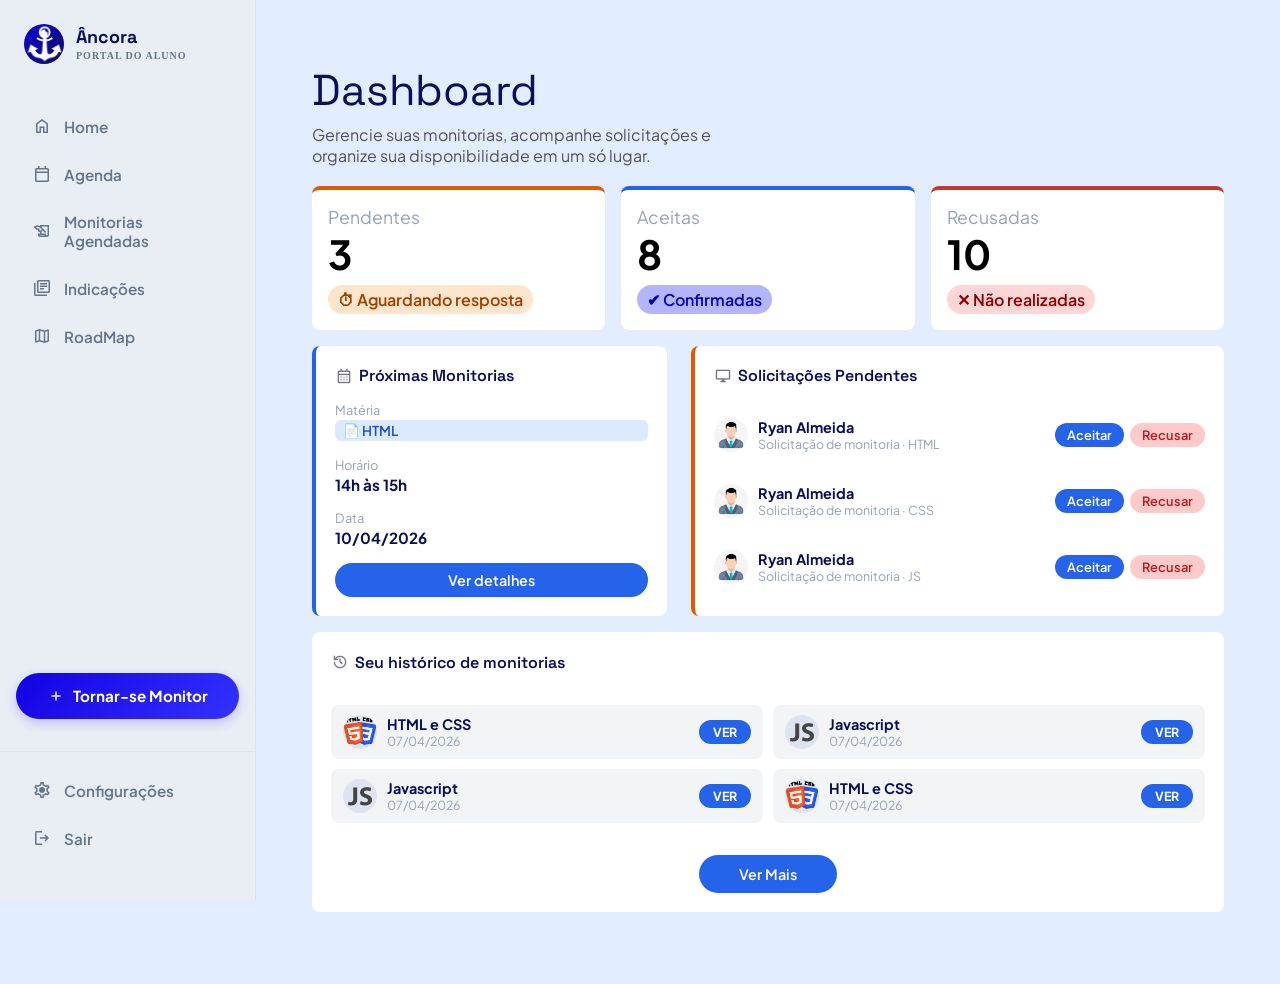
<file: frontend/pages/dashboard.html>
<!doctype html>
<html lang="pt-br">
  <head>
    <meta charset="UTF-8" />
    <meta name="viewport" content="width=device-width, initial-scale=1.0" />
    <title>Dashboard</title>
    <link rel="stylesheet" href="../assets/css/pages/dashboard.css" />
    <link rel="stylesheet" href="../assets/css/pages/recursos.css" />
    <link rel="preconnect" href="https://fonts.googleapis.com/" />
    <link rel="preconnect" href="https://fonts.gstatic.com/" crossorigin />
    <link
      href="https://fonts.googleapis.com/css2?family=Plus+Jakarta+Sans:wght@400;500;600;700&family=Space+Grotesk:wght@300;400;500;600;700&display=swap"
      rel="stylesheet"
    />
    <!-- Fivecon -->
    <link
      rel="shortcut icon"
      href="../assets/images/logo/ancora_logo-sem-fundo.png"
      type="image/x-icon"
    />
    <link
      href="https://fonts.googleapis.com/css2?family=Material+Symbols+Outlined:wght,FILL@100..700,0..1&display=swap"
      rel="stylesheet"
    />
    <link rel="stylesheet" href="../assets/css/components.css" />
    <script src="../assets/js/components/sidebar-component.js"></script>
  </head>
  <body>
    <sidebar-menu></sidebar-menu>
    <main class="main-content">
      <div class="dashboard-header">
        <h1>Dashboard</h1>
        <p class="sub-titulo">
          Gerencie suas monitorias, acompanhe solicitações e <br />organize sua
          disponibilidade em um só lugar.
        </p>
      </div>
      <section class="container">
        <div class="card card-pendente">
          <p>Pendentes</p>
          <h2>3</h2>
          <span class="aguardando">⏱ Aguardando resposta</span>
        </div>

        <div class="card card-aceita">
          <p>Aceitas</p>
          <h2>8</h2>
          <span class="confirmados">✔ Confirmadas</span>
        </div>

        <div class="card card-recusada">
          <p>Recusadas</p>
          <h2>10</h2>
          <span class="realizadas"> ✕ Não realizadas</span>
        </div>

        <section class="segunda-linha">
          <div class="card-monitorias">
            <h3>
              <span class="material-symbols-outlined">calendar_month</span>
              Próximas Monitorias
            </h3>

            <div class="info-monitoria">
              <p class="label-info">Matéria</p>
              <span class="tag-materia">📄 HTML</span>
            </div>

            <div class="info-monitoria">
              <p class="label-info">Horário</p>
              <p class="valor-info">14h às 15h</p>
            </div>

            <div class="info-monitoria">
              <p class="label-info">Data</p>
              <p class="valor-info">10/04/2026</p>
            </div>

            <button class="btn-detalhes">Ver detalhes</button>
          </div>

          <div class="card-solicitacoes">
            <h3>
              <span class="material-symbols-outlined">desktop_windows</span>
              Solicitações Pendentes
            </h3>

            <div class="solicitacao-item">
              <img
                src="../assets/images/recursos/avatarr-uc2.png"
                alt="foto"
                class="avatar"
              />
              <div class="solicitacao-info">
                <p class="nome-aluno">Ryan Almeida</p>
                <p class="desc-solic">Solicitação de monitoria · HTML</p>
              </div>
              <div class="acoes">
                <button class="btn-aceitar">Aceitar</button>
                <button class="btn-recusar">Recusar</button>
              </div>
            </div>

            <div class="solicitacao-item">
              <img
                src="../assets/images/recursos/avatarr-uc2.png"
                alt="foto"
                class="avatar"
              />
              <div class="solicitacao-info">
                <p class="nome-aluno">Ryan Almeida</p>
                <p class="desc-solic">Solicitação de monitoria · CSS</p>
              </div>
              <div class="acoes">
                <button class="btn-aceitar">Aceitar</button>
                <button class="btn-recusar">Recusar</button>
              </div>
            </div>

            <div class="solicitacao-item">
              <img
                src="../assets/images/recursos/avatarr-uc2.png"
                alt="foto"
                class="avatar"
              />
              <div class="solicitacao-info">
                <p class="nome-aluno">Ryan Almeida</p>
                <p class="desc-solic">Solicitação de monitoria · JS</p>
              </div>
              <div class="acoes">
                <button class="btn-aceitar">Aceitar</button>
                <button class="btn-recusar">Recusar</button>
              </div>
            </div>
          </div>
        </section>

        <section class="historico">
          <h3>
            <span class="material-symbols-outlined">history</span> Seu histórico
            de monitorias
          </h3>

          <div class="historico-grid">
            <div class="historico-item">
              <img
                src="../assets/images/recursos/html-css-logo.png"
                alt="foto"
                class="avatar"
              />
              <div class="historico-info">
                <p class="nome-hist">HTML e CSS</p>
                <p class="data-hist">07/04/2026</p>
              </div>
              <button class="btn-ver">VER</button>
            </div>

            <div class="historico-item">
              <img
                src="../assets/images/recursos/js-logo-black.webp"
                alt="foto"
                class="avatar"
              />
              <div class="historico-info">
                <p class="nome-hist">Javascript</p>
                <p class="data-hist">07/04/2026</p>
              </div>
              <button class="btn-ver">VER</button>
            </div>

            <div class="historico-item">
              <img
                src="../assets/images/recursos/js-logo-black.webp"
                alt="foto"
                class="avatar"
              />
              <div class="historico-info">
                <p class="nome-hist">Javascript</p>
                <p class="data-hist">07/04/2026</p>
              </div>
              <button class="btn-ver">VER</button>
            </div>

            <div class="historico-item">
              <img
                src="../assets/images/recursos/html-css-logo.png"
                alt="foto"
                class="avatar"
              />
              <div class="historico-info">
                <p class="nome-hist">HTML e CSS</p>
                <p class="data-hist">07/04/2026</p>
              </div>
              <button class="btn-ver">VER</button>
            </div>
          </div>

          <div class="ver-mais-wrap">
            <button class="btn-ver-mais">Ver Mais</button>
          </div>
        </section>
      </section>
    </main>

    <!-- VLibras -->
    <div vw class="enabled">
      <div vw-access-button class="active"></div>
      <div vw-plugin-wrapper>
        <div class="vw-plugin-top-wrapper"></div>
      </div>
    </div>
    <script src="https://vlibras.gov.br/app/vlibras-plugin.js"></script>
    <script>
      new window.VLibras.Widget("https://vlibras.gov.br/app");
    </script>
  </body>
</html>
</file>
<file: frontend/assets/css/pages/dashboard.css>
* {
  margin: 0;
  padding: 0;
  border: 0;
  box-sizing: border-box;
}

body {
  background-color: #e2edff;
  display: flex;
}

main {
  min-height: 100vh;
  flex: 1;
}

.main-content {
  margin-left: 256px;
  padding: 1rem;
  display: flex;
  flex-direction: column;
}

.dashboard-header {
  padding: 50px 50px 30px 50px;
}

h1 {
  font-size: 270%;
  font-family: Space Grotesk;
  font-weight: normal;
  color: #0a0f5c;
}

.sub-titulo {
  font-family: Plus Jakarta Sans;
  font-weight: normal;
  color: #51505f;
  margin-top: 6px;
}

.container {
  display: flex;
  flex-direction: column;
  gap: 2rem;
  padding: 0 50px 50px 50px;
}

.container {
  display: grid;
  grid-template-columns: 1fr 1fr 1fr;
  grid-template-rows: auto auto auto;
  gap: 1.5rem;
  padding: 0 50px 50px 50px;
  align-items: start;
}

.card {
  background-color: white;
  padding: 1rem;
  border-radius: 8px;
  border-top: 4px solid #ccc;
  height: fit-content;
}

.card p {
  font-family: Plus Jakarta Sans;
  font-weight: normal;
  color: #94a3b8;
  font-size: 110%;
}

.card h2 {
  font-family: Plus Jakarta Sans;
  font-size: 250%;
}

.card-pendente {
  border-top: 4px solid #e05a00;
}
.card-aceita {
  border-top: 4px solid #2563eb;
}
.card-recusada {
  border-top: 4px solid #c0392b;
}

.aguardando {
  font-family: Plus Jakarta Sans;
  font-weight: 600;
  color: #9f4000;
  background-color: #ffe5cc;
  padding: 4px 10px;
  border-radius: 20px;
  font-size: 100%;
  display: inline-block;
  margin-top: 6px;
}

.confirmados {
  font-family: Plus Jakarta Sans;
  font-weight: 600;
  color: #0000c3;
  background-color: #b5b5ff;
  padding: 4px 10px;
  border-radius: 20px;
  font-size: 100%;
  display: inline-block;
  margin-top: 6px;
}

.realizadas {
  font-family: Plus Jakarta Sans;
  font-weight: 600;
  color: #8b0000;
  background-color: #ffd6d6;
  padding: 4px 10px;
  border-radius: 20px;
  font-size: 100%;
  display: inline-block;
  margin-top: 6px;
}

.segunda-linha {
  grid-column: 1 / -1;
  display: grid;
  grid-template-columns: 1fr 2fr;
  gap: 1.5rem;
}

.card-monitorias {
  background-color: white;
  border-left: 4px solid #2563eb;
  border-radius: 8px;
  padding: 1.2rem;
  display: flex;
  flex-direction: column;
  gap: 1rem;
}

.card-solicitacoes {
  background-color: white;
  border-left: 4px solid #e05a00;
  border-radius: 8px;
  padding: 1.2rem;
  display: flex;
  flex-direction: column;
  gap: 2rem;
}

.card-monitorias h3,
.card-solicitacoes h3 {
  font-family: Space Grotesk;
  font-size: 100%;
  color: #0a0f5c;
  display: flex;
  align-items: center;
  gap: 6px;
  font-weight: 600;
}

.card-monitorias h3 .material-symbols-outlined,
.card-solicitacoes h3 .material-symbols-outlined {
  font-size: 18px;
  color: #767589;
}

.info-monitoria {
  display: flex;
  flex-direction: column;
  gap: 2px;
}

.label-info {
  font-family: Plus Jakarta Sans;
  font-size: 80%;
  color: #94a3b8;
}

.valor-info {
  font-family: Plus Jakarta Sans;
  font-weight: 700;
  color: #0a0f5c;
  font-size: 95%;
}

.tag-materia {
  font-family: Plus Jakarta Sans;
  font-size: 85%;
  font-weight: 600;
  background-color: #dbeafe;
  color: #1d4ed8;
  padding: 2px 8px;
  border-radius: 6px;
  display: inline-block;
}

.btn-detalhes {
  background-color: #2563eb;
  color: white;
  font-family: Plus Jakarta Sans;
  font-weight: 600;
  border-radius: 20px;
  padding: 8px 0;
  cursor: pointer;
  font-size: 90%;
  width: 100%;
}

/* ---- solicitações ---- */
.solicitacao-item {
  display: flex;
  align-items: center;
  gap: 10px;
}

.avatar {
  width: 34px;
  height: 34px;
  border-radius: 50%;
  object-fit: cover;
  background-color: #dde3f0;
}

.solicitacao-info {
  flex: 1;
}

.nome-aluno {
  font-family: Plus Jakarta Sans;
  font-weight: 700;
  font-size: 90%;
  color: #0a0f5c;
}

.desc-solic {
  font-family: Plus Jakarta Sans;
  font-size: 78%;
  color: #94a3b8;
}

.acoes {
  display: flex;
  gap: 6px;
}

.btn-aceitar {
  background-color: #2563eb;
  color: white;
  font-family: Plus Jakarta Sans;
  font-weight: 600;
  font-size: 80%;
  padding: 4px 12px;
  border-radius: 20px;
  cursor: pointer;
}

.btn-recusar {
  background-color: #fecaca;
  color: #b91c1c;
  font-family: Plus Jakarta Sans;
  font-weight: 600;
  font-size: 80%;
  padding: 4px 12px;
  border-radius: 20px;
  cursor: pointer;
}

.historico {
  grid-column: 1 / -1;
  background-color: white;
  border-radius: 8px;
  padding: 1.2rem;
  display: flex;
  flex-direction: column;
  gap: 2rem;
}

.historico h3 {
  font-family: Space Grotesk;
  font-size: 100%;
  color: #0a0f5c;
  display: flex;
  align-items: center;
  gap: 6px;
  font-weight: 600;
}

.historico h3 .material-symbols-outlined {
  font-size: 18px;
  color: #767589;
}

.historico-grid {
  display: grid;
  grid-template-columns: 1fr 1fr;
  gap: 10px;
}

.historico-item {
  background-color: #f3f4f6;
  border-radius: 8px;
  padding: 10px 12px;
  display: flex;
  align-items: center;
  gap: 10px;
}

.historico-info {
  flex: 1;
}

.nome-hist {
  font-family: Plus Jakarta Sans;
  font-weight: 700;
  font-size: 90%;
  color: #0a0f5c;
}

.data-hist {
  font-family: Plus Jakarta Sans;
  font-size: 78%;
  color: #94a3b8;
}

.btn-ver {
  background-color: #2563eb;
  color: white;
  font-family: Plus Jakarta Sans;
  font-weight: 700;
  font-size: 78%;
  padding: 4px 14px;
  border-radius: 20px;
  cursor: pointer;
}

.ver-mais-wrap {
  display: flex;
  justify-content: center;
}

.btn-ver-mais {
  background-color: #2563eb;
  color: white;
  font-family: Plus Jakarta Sans;
  font-weight: 600;
  font-size: 90%;
  padding: 10px 40px;
  border-radius: 20px;
  cursor: pointer;
}

/* ==========
   TABLET ( 1024px)
   ========== */
@media (max-width: 1024px) {
  sidebar-menu {
    display: none;
  }

  .main-content {
    margin-left: 0;
    padding: 1rem;
  }
}

.dashboard-header {
  padding: 30px 24px 20px 24px;
}

.container {
  grid-template-columns: 1fr 1fr 1fr;
  padding: 0 24px 40px 24px;
  gap: 1rem;
}

.segunda-linha {
  grid-template-columns: 1fr 1.5fr;
}

.historico-grid {
  grid-template-columns: 1fr 1fr;
}

/* ==========
   MOBILE (768px)
   ========== */
@media (max-width: 768px) {
  .main-content {
    margin-left: 0;
    padding: 0.75rem;
  }

  .dashboard-header {
    padding: 20px 16px 16px 16px;
  }

  h1 {
    font-size: 180%;
  }

  .container {
    grid-template-columns: 1fr;
    padding: 0 16px 32px 16px;
    gap: 1rem;
  }

  .card-pendente,
  .card-aceita,
  .card-recusada {
    grid-column: auto;
  }

  .segunda-linha {
    grid-column: 1 / -1;
    grid-template-columns: 1fr;
  }

  .historico {
    grid-column: 1 / -1;
  }

  .historico-grid {
    grid-template-columns: 1fr;
  }

  .acoes {
    flex-direction: column;
    gap: 4px;
  }

  .btn-aceitar,
  .btn-recusar {
    width: 100%;
    text-align: center;
  }

  .solicitacao-item {
    flex-wrap: wrap;
  }

  .solicitacao-info {
    min-width: 0;
  }
}

/* =========
   MOBILE PEQUENO (480px)
   ======== */
@media (max-width: 480px) {
  body {
    overflow-x: hidden;
  }

  .container {
    grid-template-columns: 1fr;
  }

  h1 {
    font-size: 150%;
  }

  .card h2 {
    font-size: 200%;
  }
}
</file>
<file: frontend/assets/css/pages/recursos.css>
.main-content {
  margin-left: 256px;
  padding: 32px;
  min-height: 100vh;
  background: linear-gradient(135deg, var(--cinza-100) 0%, var(--branco) 100%);
}

.page-header {
  display: flex;
  justify-content: space-between;
  align-items: flex-start;
  gap: 16px;
  margin-bottom: 24px;
}

.titles-header h1 {
  color: var(--navy);
  font-size: 32px;
  line-height: 1.1;
  margin-bottom: 8px;
}

.titles-header p {
  color: var(--cinza-500);
  font-size: 16px;
  line-height: 1.45;
}

.principal {
  width: 100%;
  display: flex;
  flex-direction: column;
  gap: 18px;
}

.nav_princ {
  width: 100%;
}

.container_btns {
  width: 100%;
  display: flex;
  flex-direction: row;
}

.container_buttons,
.container_buttons_2 {
  width: 50%;
  min-height: 100px;
  margin-top: 8px;
  background-color: rgba(255, 255, 255, 0.65);
  display: flex;
  flex-direction: column;
  justify-content: center;
  align-items: center;
  color: var(--navy);
  text-align: center;
  font-size: 14px;
  font-weight: 600;
  padding: 12px;
}

.container_buttons {
  border-radius: 24px 0 0 24px;
}

.container_buttons_2 {
  border-radius: 0 24px 24px 0;
}

.container_buttons h2,
.container_buttons_2 h2 {
  color: #454557;
  font-size: 10px;
  font-weight: 700;
  text-transform: uppercase;
  line-height: 15px;
  letter-spacing: 1px;
  padding-bottom: 8px;
}

.buttons,
.buttons_2 {
  width: 100%;
  display: flex;
  flex-wrap: wrap;
  gap: 8px;
  justify-content: center;
}

.buttons button,
.buttons_2 button {
  min-width: 96px;
  height: 38px;
  border-radius: 9999px;
  border: 1px solid #f1f5f9;
  background: var(--branco);
  color: var(--navy);
  padding: 0 14px;
  transition: all 0.2s ease;
}

#blue {
  background-color: var(--azul);
  color: var(--branco);
}

#blue_2 {
  background-color: rgba(51, 51, 255, 0.1);
  color: var(--azul);
}

.buttons button:hover {
  background-color: var(--azul);
  color: var(--branco);
}

.buttons_2 button:hover {
  background-color: rgba(51, 51, 255, 0.1);
  color: var(--azul);
}

.container_cards {
  width: 100%;
  display: flex;
  flex-direction: row;
  justify-content: space-evenly;
  gap: 16px;
}

#cards_cont_2 {
  justify-content: flex-start;
  padding-left: 3%;
}

.cards {
  width: 31%;
  min-height: 420px;
  border-radius: 24px;
  border-left: 8px solid var(--azul);
  background: var(--branco);
  box-shadow: var(--sombra);
  display: flex;
  flex-direction: column;
  justify-content: space-between;
  align-items: center;
}

.initio {
  width: 100%;
  min-height: 52px;
  display: flex;
  flex-direction: row;
  justify-content: space-around;
  align-items: center;
  padding: 8px 10px 0;
}

.initio button {
  width: 120px;
  height: 30px;
  border-radius: 9999px;
}

#btn_01 {
  background: var(--navy);
  color: var(--branco);
}

#btn_02 {
  background: var(--ciano);
  color: var(--preto);
}

.titles_card {
  width: 90%;
  min-height: 150px;
  display: flex;
  flex-direction: column;
  justify-content: space-around;
  gap: 8px;
  margin: 0 auto;
}

.titles_card h2 {
  color: var(--navy);
  font-size: 24px;
  font-weight: 700;
  line-height: 32px;
}

.titles_card h3 {
  color: #454557;
  font-size: 15px;
  font-weight: 400;
  line-height: 22px;
}

.buttons_card {
  width: 90%;
  min-height: 52px;
  margin: 5% auto;
  display: flex;
  flex-direction: row;
  justify-content: space-around;
  align-items: center;
  gap: 10px;
}

.buttons_card button {
  width: 40%;
  height: 32px;
  border-radius: 9999px;
}

#card_btn_01 {
  background-color: var(--branco);
  border: 1px solid var(--azul);
  color: var(--azul);
}

#card_btn_02 {
  background-color: var(--azul);
  color: var(--branco);
  cursor: pointer;
}

#card_btn_02:hover {
  background-color: var(--navy);
}

#card2 {
  border-left: 8px solid var(--laranja);
}

.image_card {
  width: 90%;
  display: flex;
  margin: 0 auto;
}

.image_card img {
  width: 100px;
  height: 100px;
  border-radius: 50%;
}

#btn_2_1 {
  background-color: var(--laranja);
  color: var(--branco);
}

#btn_2_2 {
  background-color: var(--ciano);
  color: var(--preto);
}

#card3 {
  border-left: 8px solid var(--lime);
}

#btn_3_1 {
  background-color: var(--lime);
  color: var(--preto);
}

#btn_3_2 {
  background-color: var(--navy);
  color: var(--branco);
}

#card3_img img {
  width: 100%;
  height: auto;
  border-radius: 20px;
}

#card_3_btn_01 {
  border: 1px solid #10b981;
  color: #10b981;
  background-color: var(--branco);
}

#card_4_btn_01 {
  border: 1px solid #0891b2;
  color: #0891b2;
  background-color: var(--branco);
}

#card_4 {
  min-height: 360px;
}

@media (max-width: 1100px) {
  .main-content {
    margin-left: 256px;
    padding: 24px;
  }

  .page-header {
    flex-direction: column;
  }

  .container_btns {
    flex-direction: column;
    gap: 10px;
  }

  .container_buttons,
  .container_buttons_2 {
    width: 100%;
    border-radius: 16px;
    align-items: flex-start;
  }

  .buttons,
  .buttons_2 {
    justify-content: flex-start;
  }

  .container_cards,
  #cards_cont_2 {
    flex-direction: column;
    align-items: center;
    padding-left: 0;
  }

  .cards {
    width: 100%;
    max-width: 680px;
    min-height: auto;
    padding-bottom: 14px;
  }
}

@media (max-width: 900px) {
  sidebar-menu {
    display: none;
  }

  .main-content {
    margin-left: 0;
    padding: 16px;
  }
}

@media (max-width: 640px) {
  .main-content {
    margin-left: 0px;
    padding: 16px;
  }

  .titles-header h1 {
    font-size: 26px;
  }

  .titles-header p {
    font-size: 14px;
  }

  .buttons button,
  .buttons_2 button {
    min-width: 80px;
    height: 34px;
    font-size: 13px;
  }

  .initio {
    justify-content: flex-start;
    gap: 6px;
  }

  .icon {
    margin-left: auto;
  }

  .image_card img {
    width: 90px;
    height: 90px;
  }

  #card3_img img {
    height: 180px;
    object-fit: cover;
  }

  .titles_card h2 {
    font-size: 20px;
    line-height: 26px;
  }

  .titles_card h3 {
    font-size: 14px;
    line-height: 21px;
  }

  .buttons_card {
    justify-content: flex-start;
  }

  .buttons_card button {
    width: auto;
    min-width: 110px;
    padding: 0 16px;
  }
}

@media (max-width: 420px) {
  .main-content {
    padding: 12px;
  }

  .titles-header h1 {
    font-size: 22px;
  }

  .container_buttons h2,
  .container_buttons_2 h2 {
    font-size: 9px;
    line-height: 13px;
  }

  .buttons button,
  .buttons_2 button {
    min-width: 72px;
    font-size: 12px;
  }

  .cards {
    border-left-width: 6px;
    border-radius: 18px;
  }

  .titles_card h2 {
    font-size: 18px;
    line-height: 24px;
  }

  .titles_card h3 {
    font-size: 13px;
    line-height: 20px;
  }

  .buttons_card {
    gap: 8px;
  }

  .buttons_card button {
    min-width: 96px;
    padding: 0 12px;
  }
}
</file>
<file: frontend/assets/css/components.css>
/* Variáveis de Cores Específicas da Sidebar */
:root {
  --sb-bg: #E8EEF4;
  --sb-primary: #1300e1;
  --sb-primary-container: #3333ff;
  --sb-text-muted: #64748b;
  --sb-hover-bg: rgba(204, 255, 0, 0.1);
  --sb-border: #dde3e9;
  --font-sidebar: "Space Grotesk", sans-serif;
}

/* Estrutura Principal */
.sidebar {
  width: 256px;
  position: fixed;
  left: 0;
  top: 0;
  height: 100vh;
  background-color: var(--sb-bg);
  border-right: 1px solid var(--sb-border);
  display: flex;
  flex-direction: column;
  padding: 1.5rem 0;
  z-index: 100;
  overflow-y: auto;
}

/* Header e Logo */
.sidebar-header {
  padding: 0 1.5rem;
  margin-bottom: 2.5rem;
  display: flex;
  align-items: center;
  gap: 0.75rem;
}

.logo-box {
  width: 2.5rem;
  height: 2.5rem;
  border-radius: 50%;
  background: linear-gradient(135deg, #1300e1, #090e5b);
  overflow: hidden;
  display: flex;
  align-items: center;
  justify-content: center;
  flex-shrink: 0;
}

.logo-placeholder {
  font-size: 1.5rem;
  display: flex;
  align-items: center;
  justify-content: center;
}

.logo-box img { 
  width: 100%; 
  height: 100%; 
  object-fit: cover; 
}

.logo-text { 
  flex: 1;
}

.logo-text h2 { 
  font-family: var(--font-sidebar);
  font-size: 1.125rem; 
  font-weight: 900; 
  color: #0A0F5C; 
  line-height: 1.1;
  margin: 0;
}

.logo-text p { 
  font-size: 0.625rem; 
  text-transform: uppercase; 
  letter-spacing: 0.1em; 
  color: var(--sb-text-muted); 
  font-weight: bold;
  margin: 0.25rem 0 0 0;
}

/* Navegação */
.sidebar-nav { 
  flex: 1; 
  display: flex; 
  flex-direction: column; 
  gap: 0.25rem;
  padding: 0 1rem;
}

.nav-item { 
  display: flex; 
  align-items: center; 
  gap: 0.75rem; 
  padding: 0.75rem 1rem; 
  color: var(--sb-text-muted); 
  text-decoration: none;
  border-radius: 0.5rem;
  transition: all 0.3s ease;
  cursor: pointer;
  font-family: "Plus Jakarta Sans", sans-serif;
}

.nav-item span:last-child { 
  font-family: "Plus Jakarta Sans", sans-serif;
  font-weight: 600; 
  font-size: 0.95rem;
}

.nav-item .material-symbols-outlined {
  font-size: 20px;
}

.nav-item:hover { 
  background-color: var(--sb-hover-bg); 
  color: var(--sb-primary-container); 
}

.nav-item.active { 
  background-color: var(--sb-primary-container);
  color: white;
  font-weight: bold; 
}

/* Ações e Botão */
.sidebar-action { 
  padding: 1rem;
  margin-bottom: 1rem;
}

.btn-sidebar-primary {
  width: 100%;
  display: inline-flex;
  align-items: center;
  justify-content: center;
  gap: 0.5rem;
  padding: 0.85rem 1.5rem;
  border-radius: 9999px;
  background: linear-gradient(135deg, var(--sb-primary), var(--sb-primary-container));
  color: white;
  font-weight: bold;
  border: none;
  cursor: pointer;
  box-shadow: 0 4px 12px rgba(19, 0, 225, 0.2);
  transition: all 0.3s ease;
  font-family: "Plus Jakarta Sans", sans-serif;
  font-size: 0.95rem;
}

.btn-sidebar-primary:hover {
  transform: translateY(-2px);
  box-shadow: 0 8px 20px rgba(19, 0, 225, 0.3);
}

.btn-sidebar-primary:active {
  transform: translateY(0);
}

.btn-sidebar-primary .material-symbols-outlined {
  font-size: 18px;
}

/* Rodapé */
.sidebar-footer { 
  border-top: 1px solid var(--sb-border);
  padding: 1rem;
  margin-top: auto;
  display: flex;
  flex-direction: column;
  gap: 0.25rem;
}

.nav-item-footer {
  display: flex;
  align-items: center;
  gap: 0.75rem;
  padding: 0.75rem 1rem;
  color: var(--sb-text-muted);
  text-decoration: none;
  border-radius: 0.5rem;
  transition: all 0.3s ease;
  cursor: pointer;
  font-family: "Plus Jakarta Sans", sans-serif;
  font-weight: 600;
  font-size: 0.95rem;
}

.nav-item-footer .material-symbols-outlined {
  font-size: 20px;
}

.nav-item-footer:hover {
  background-color: var(--sb-hover-bg);
  color: var(--sb-primary-container);
}

.nav-item-footer.logout:hover {
  background-color: rgba(255, 92, 0, 0.1);
  color: #FF5C00;
}

/* Branding dos cabeçalhos das páginas */
.page-header__brand {
  display: flex;
  align-items: center;
  gap: 0.75rem;
  margin-bottom: 0.85rem;
}

.page-header__brand-mark {
  width: 2.75rem;
  height: 2.75rem;
  border-radius: 50%;
  background: #ffffff;
  border: 1px solid rgba(19, 0, 225, 0.12);
  display: inline-flex;
  align-items: center;
  justify-content: center;
  box-shadow: 0 10px 24px rgba(19, 0, 225, 0.18);
  flex-shrink: 0;
}

.page-header__brand-image {
  width: 82%;
  height: 82%;
  object-fit: contain;
}

.page-header__brand-text {
  display: flex;
  flex-direction: column;
  gap: 0.15rem;
}

.page-header__brand-kicker {
  color: #64748b;
  font-size: 0.7rem;
  font-weight: 800;
  letter-spacing: 0.14em;
  text-transform: uppercase;
}

.page-header__brand-name {
  color: #0A0F5C;
  font-family: var(--font-sidebar);
  font-size: 1.05rem;
  font-weight: 900;
  line-height: 1;
}

/* Scrollbar da Sidebar */
.sidebar::-webkit-scrollbar {
  width: 6px;
}

.sidebar::-webkit-scrollbar-track {
  background: transparent;
}

.sidebar::-webkit-scrollbar-thumb {
  background: var(--sb-border);
  border-radius: 3px;
}

.sidebar::-webkit-scrollbar-thumb:hover {
  background: #cbd5e1;
}

/* Responsivo */
@media (max-width: 768px) {
  .sidebar {
    width: 200px;
    padding: 1rem 0;
  }

  .sidebar-header {
    padding: 0 1rem;
    margin-bottom: 1.5rem;
  }

  .sidebar-nav {
    padding: 0 0.5rem;
    gap: 0;
  }

  .nav-item {
    font-size: 0.85rem;
    padding: 0.5rem;
  }

  .nav-item span:last-child {
    display: none;
  }

  .nav-item .material-symbols-outlined {
    font-size: 18px;
  }

  .sidebar-action {
    padding: 0.5rem;
  }

  .btn-sidebar-primary {
    padding: 0.75rem;
    font-size: 0.75rem;
  }

  .sidebar-footer {
    padding: 0.5rem;
  }

  .nav-item-footer span:last-child {
    display: none;
  }
}

@media (max-width: 480px) {
  .sidebar {
    width: 70px;
  }

  .sidebar-header {
    flex-direction: column;
    gap: 0.5rem;
    padding: 0;
  }

  .logo-text {
    display: none;
  }

  .sidebar-nav {
    padding: 0;
  }

  .nav-item {
    justify-content: center;
    padding: 0.75rem 0.5rem;
  }

  .sidebar-action,
  .sidebar-footer {
    padding: 0;
  }

  .btn-sidebar-primary {
    padding: 0.75rem 0.5rem;
    border-radius: 0.5rem;
  }

  .nav-item-footer {
    justify-content: center;
    padding: 0.75rem 0.5rem;
  }
}

/* Header Actions Component */
.header-actions-component {
  display: flex;
  align-items: center;
  gap: 1.25rem;
}

.header-actions-component__search {
  display: flex;
  align-items: center;
  gap: 0.5rem;
  min-width: 300px;
  padding: 0.7rem 1.15rem;
  border-radius: 9999px;
  background-color: #e3e8ef;
  border: 1px solid transparent;
}

.header-actions-component__search-icon {
  color: #0a0f5c;
  font-size: 1.45rem;
}

.header-actions-component__search-input {
  width: 100%;
  border: none;
  outline: none;
  background: transparent;
  color: #0f172a;
  font-size: 1.05rem;
  font-weight: 500;
}

.header-actions-component__search-input::placeholder {
  color: #5f6673;
}

.header-actions-component__notify {
  width: 3rem;
  height: 3rem;
  border: 1px solid transparent;
  border-radius: 50%;
  background-color: #d7dfcc;
  display: inline-flex;
  align-items: center;
  justify-content: center;
  color: #0a0f5c;
  cursor: pointer;
  transition: background-color 0.2s ease;
}

.header-actions-component__notify:hover {
  background-color: #ccd6bf;
}

.header-actions-component__profile {
  display: flex;
  align-items: center;
  position: relative;
}

.header-actions-component__profile--chip {
  gap: 0.75rem;
  padding: 0.25rem 1rem 0.25rem 0.25rem;
  border: 1px solid #e2e8f0;
  border-radius: 9999px;
  background-color: #ffffff;
}

.header-actions-component__profile--avatar-only {
  border: 2px solid #3333ff;
  border-radius: 50%;
  padding: 2px;
}

.header-actions-component__avatar {
  width: 3rem;
  height: 3rem;
  border-radius: 50%;
  overflow: hidden;
  flex-shrink: 0;
}

.header-actions-component__avatar img {
  width: 100%;
  height: 100%;
  object-fit: cover;
}

.header-actions-component__name {
  color: #0a0f5c;
  font-size: 0.875rem;
  font-weight: 700;
}

.header-actions-component__status-dot {
  position: absolute;
  right: -0.35rem;
  top: -0.35rem;
  width: 0.95rem;
  height: 0.95rem;
  border-radius: 50%;
  background-color: #ccff00;
  border: 2px solid #e8eef4;
}

@media (max-width: 768px) {
  .header-actions-component {
    width: 100%;
    flex-wrap: wrap;
  }

  .header-actions-component__search {
    flex: 1;
    min-width: 180px;
  }
}

@media (max-width: 480px) {
  .header-actions-component {
    gap: 0.75rem;
  }

  .header-actions-component__search {
    min-width: 100%;
  }

  .header-actions-component__search-input {
    font-size: 0.95rem;
  }
}

/* ==========================================================
   ADICIONAR NO FINAL DO components.css
   Bottom navigation para mobile
   ========================================================== */

/* ── Esconde sidebar no mobile ─────────────────────────── */
@media (max-width: 640px) {
  .sidebar {
    display: none;
  }
}

/* ── Top bar mobile (aparece só no mobile) ─────────────── */
.mobile-topbar {
  display: none;
}

@media (max-width: 640px) {
  .mobile-topbar {
    display: flex;
    align-items: center;
    gap: 10px;
    background: #0A0F5C;        /* navy */
    padding: 12px 16px;
    position: sticky;
    top: 0;
    z-index: 200;
  }

  .mobile-topbar__search {
    flex: 1;
    background: rgba(255, 255, 255, 0.1);
    border: 1px solid rgba(255, 255, 255, 0.15);
    border-radius: 20px;
    padding: 8px 14px;
    display: flex;
    align-items: center;
    gap: 8px;
    color: #fff;
    font-size: 13px;
    font-family: var(--fonte);
  }

  .mobile-topbar__search input {
    background: none;
    border: none;
    outline: none;
    color: #fff;
    font-family: inherit;
    font-size: 13px;
    width: 100%;
  }

  .mobile-topbar__search input::placeholder {
    color: rgba(255, 255, 255, 0.45);
  }

  .mobile-topbar__icon {
    width: 36px;
    height: 36px;
    border-radius: 50%;
    background: rgba(255, 255, 255, 0.1);
    border: 1px solid rgba(255, 255, 255, 0.15);
    display: flex;
    align-items: center;
    justify-content: center;
    color: #fff;
    cursor: pointer;
    flex-shrink: 0;
    position: relative;
  }

  .mobile-topbar__icon .notif-dot {
    width: 8px;
    height: 8px;
    border-radius: 50%;
    background: #CCFF00;
    border: 2px solid #0A0F5C;
    position: absolute;
    top: 4px;
    right: 4px;
  }

  .mobile-topbar__avatar {
    width: 36px;
    height: 36px;
    border-radius: 50%;
    background: linear-gradient(135deg, #3333FF, #44BBFF);
    display: flex;
    align-items: center;
    justify-content: center;
    font-size: 12px;
    font-weight: 700;
    color: #fff;
    flex-shrink: 0;
    cursor: pointer;
  }
}

/* ── Bottom Navigation ─────────────────────────────────── */
.bottom-nav {
  display: none;
}

@media (max-width: 640px) {
  .bottom-nav {
    display: flex;
    align-items: center;
    justify-content: space-around;
    position: fixed;
    bottom: 0;
    left: 0;
    right: 0;
    background: #fff;
    border-top: 1px solid #E2E5F0;
    padding: 8px 0 20px;       /* 20px extra pra safe area iOS */
    z-index: 200;
  }

  .bottom-nav__item {
    display: flex;
    flex-direction: column;
    align-items: center;
    gap: 3px;
    flex: 1;
    text-decoration: none;
    color: #64748b;
    cursor: pointer;
    background: none;
    border: none;
    font-family: var(--fonte);
    transition: color 0.15s;
  }

  .bottom-nav__item .material-symbols-outlined {
    font-size: 22px;
  }

  .bottom-nav__item span:last-child {
    font-size: 10px;
    font-weight: 600;
  }

  .bottom-nav__item.active {
    color: #3333FF;
  }

  /* botão central de nova monitoria */
  .bottom-nav__fab {
    width: 48px;
    height: 48px;
    border-radius: 50%;
    background: #3333FF;
    display: flex;
    align-items: center;
    justify-content: center;
    color: #fff;
    box-shadow: 0 4px 16px rgba(51, 51, 255, 0.35);
    margin-top: -16px;         /* sobe acima da barra */
    flex-shrink: 0;
    cursor: pointer;
    border: none;
    transition: background 0.15s;
  }

  .bottom-nav__fab:hover {
    background: #2525e0;
  }

  .bottom-nav__fab .material-symbols-outlined {
    font-size: 24px;
  }

  /* esconde o fab e legenda do botão central */
  .bottom-nav__fab-label {
    font-size: 10px;
    font-weight: 600;
    color: #3333FF;
    margin-top: -2px;
  }
}
</file>
